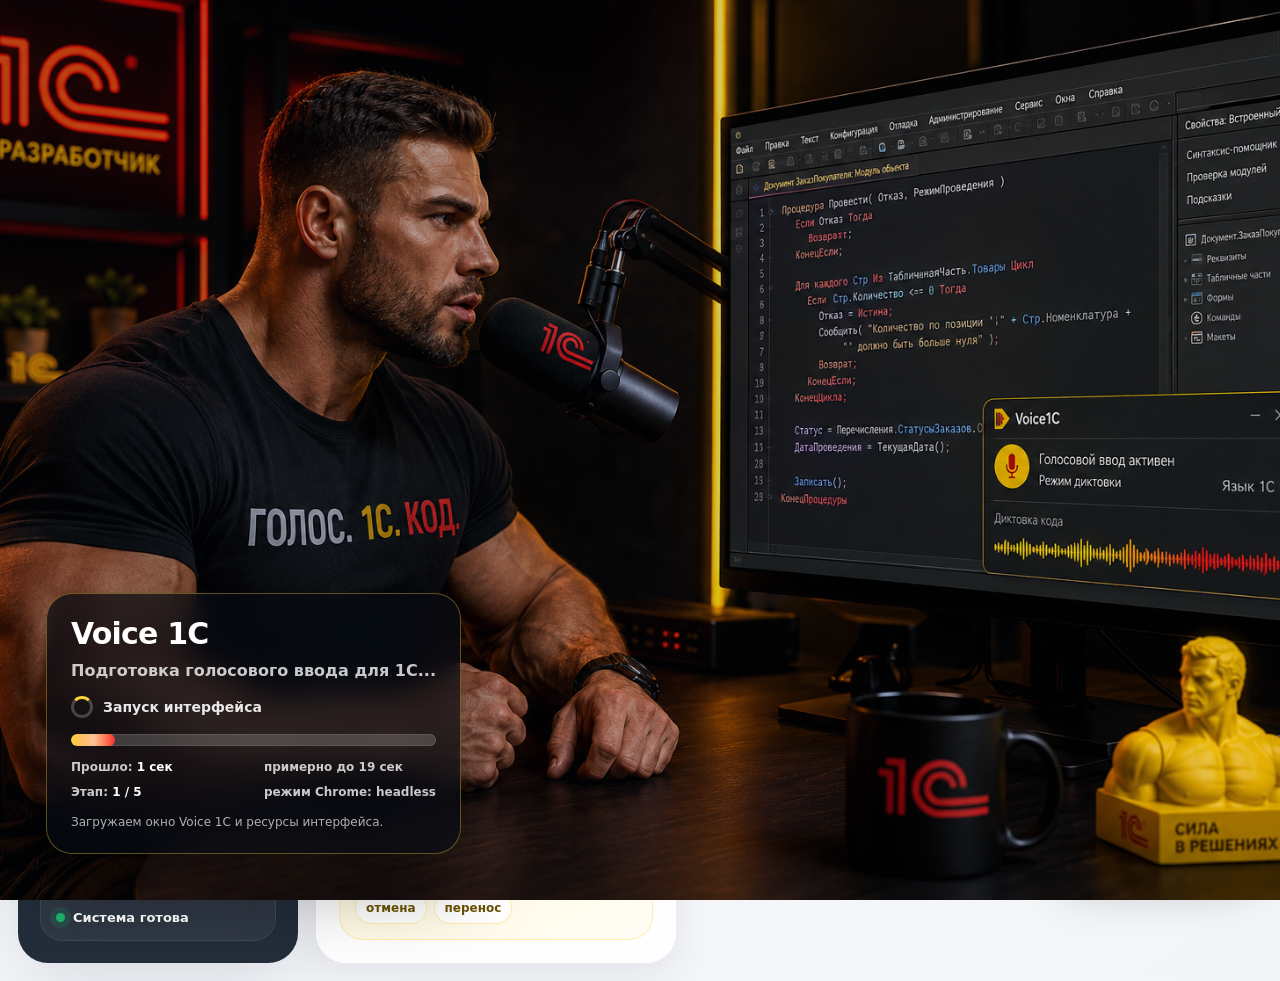
<file: frontend/index.html>
<!DOCTYPE html>
<html lang="ru">
<head>
  <meta charset="UTF-8" />
  <meta name="viewport" content="width=device-width, initial-scale=1.0" />
  <title>Voice 1C</title>
  <style>
    :root {
      --bg: #f6f7fb;
      --panel: rgba(255, 255, 255, 0.84);
      --panel-strong: #ffffff;
      --text: #161b22;
      --muted: #737b8c;
      --line: rgba(26, 32, 44, 0.08);
      --yellow: #ffd338;
      --yellow-2: #ffbf00;
      --yellow-soft: #fff5cc;
      --amber: #ed9b00;
      --green: #18b66a;
      --green-soft: #e7f8ef;
      --red: #ef4444;
      --red-soft: #fff0f0;
      --blue: #4172ff;
      --blue-soft: #eef3ff;
      --shadow: 0 24px 70px rgba(20, 25, 40, 0.11);
      --shadow-small: 0 14px 40px rgba(20, 25, 40, 0.08);
      --radius-xl: 30px;
      --radius-lg: 22px;
      --radius-md: 16px;
      --sidebar: #111827;
      --sidebar-2: #1f2937;
      --one-c: #ffd338;
      --ease: cubic-bezier(.2,.8,.2,1);
    }

    * {
      box-sizing: border-box;
    }

    html, body {
      margin: 0;
      width: 100%;
      min-height: 100%;
      font-family: Inter, "Segoe UI", system-ui, -apple-system, BlinkMacSystemFont, Arial, sans-serif;
      color: var(--text);
      background:
        radial-gradient(circle at 20% 10%, rgba(255, 211, 56, .34), transparent 32%),
        radial-gradient(circle at 90% 18%, rgba(65, 114, 255, .16), transparent 28%),
        linear-gradient(145deg, #fffdf3 0%, #f6f7fb 42%, #f3f5f9 100%);
      overflow: auto;
    }

    button, input, select, textarea {
      font: inherit;
    }

    button {
      border: none;
      cursor: pointer;
      user-select: none;
    }

    .app {
      width: 100vw;
      height: auto;
      min-width: 1150px;
      min-height: 100vh;
      padding: 18px;
      display: grid;
      grid-template-columns: 280px minmax(760px, 1fr);
      gap: 18px;
    }

    .splash-screen {
      position: fixed;
      inset: 0;
      z-index: 100;
      display: grid;
      place-items: end start;
      padding: 46px;
      background:
        linear-gradient(90deg, rgba(7, 10, 17, .28), rgba(7, 10, 17, .06)),
        url("../resources/splash.png") center / cover no-repeat;
      color: white;
      transition: opacity .35s var(--ease), visibility .35s var(--ease);
    }

    .splash-screen.hidden {
      opacity: 0;
      visibility: hidden;
      pointer-events: none;
    }

    .splash-panel {
      max-width: 520px;
      border-radius: 26px;
      padding: 22px 24px;
      background: rgba(8, 12, 20, .72);
      border: 1px solid rgba(255, 211, 56, .35);
      box-shadow: 0 30px 80px rgba(0,0,0,.35);
      backdrop-filter: blur(14px);
      position: relative;
      overflow: hidden;
    }

    .splash-panel strong {
      display: block;
      font-size: 30px;
      letter-spacing: -.8px;
      margin-bottom: 8px;
    }

    .splash-panel span {
      color: rgba(255,255,255,.78);
      line-height: 1.45;
      font-weight: 700;
    }

    .splash-panel::before {
      content: "";
      position: absolute;
      inset: 0;
      background: linear-gradient(115deg, transparent 0%, rgba(255,255,255,.12) 45%, transparent 68%);
      transform: translateX(-100%);
      animation: splashSweep 2.2s var(--ease) infinite;
      pointer-events: none;
    }

    .splash-copy {
      position: relative;
      z-index: 1;
    }

    .splash-status {
      display: flex;
      align-items: center;
      gap: 10px;
      margin-top: 14px;
      color: rgba(255,255,255,.9);
      font-size: 14px;
      font-weight: 800;
    }

    .splash-spinner {
      width: 22px;
      height: 22px;
      border-radius: 999px;
      border: 3px solid rgba(255,255,255,.22);
      border-top-color: var(--yellow);
      animation: splashSpin .85s linear infinite;
      flex: 0 0 auto;
    }

    .splash-progress {
      position: relative;
      z-index: 1;
      height: 12px;
      border-radius: 999px;
      overflow: hidden;
      background: rgba(255,255,255,.18);
      margin-top: 16px;
      box-shadow: inset 0 0 0 1px rgba(255,255,255,.1);
    }

    .splash-progress span {
      display: block;
      width: 8%;
      height: 100%;
      border-radius: inherit;
      background: linear-gradient(90deg, #ffd338, #ff7a1a, #ff2a2a);
      transition: width .45s var(--ease);
      position: relative;
    }

    .splash-progress span::after {
      content: "";
      position: absolute;
      inset: 0;
      background: linear-gradient(90deg, transparent, rgba(255,255,255,.55), transparent);
      animation: splashBar 1.2s linear infinite;
    }

    .splash-meta {
      position: relative;
      z-index: 1;
      display: grid;
      grid-template-columns: 1fr auto;
      gap: 8px 18px;
      margin-top: 13px;
      color: rgba(255,255,255,.72);
      font-size: 12px;
      font-weight: 750;
    }

    .splash-meta b {
      color: white;
      font-weight: 900;
    }

    .splash-hint {
      position: relative;
      z-index: 1;
      margin-top: 12px;
      color: rgba(255,255,255,.68);
      font-size: 12px;
      line-height: 1.45;
    }

    @keyframes splashSpin {
      to { transform: rotate(360deg); }
    }

    @keyframes splashSweep {
      0% { transform: translateX(-100%); opacity: 0; }
      35% { opacity: 1; }
      100% { transform: translateX(100%); opacity: 0; }
    }

    @keyframes splashBar {
      from { transform: translateX(-100%); }
      to { transform: translateX(100%); }
    }

    .sidebar {
      position: relative;
      overflow: hidden;
      border-radius: var(--radius-xl);
      background:
        linear-gradient(180deg, rgba(17, 24, 39, .97), rgba(31, 41, 55, .98)),
        radial-gradient(circle at 20% 0%, rgba(255, 211, 56, .26), transparent 35%);
      box-shadow: var(--shadow);
      color: white;
      padding: 22px;
      display: flex;
      flex-direction: column;
      min-height: calc(100vh - 36px);
    }

    .sidebar::before {
      content: "";
      position: absolute;
      width: 220px;
      height: 220px;
      background: rgba(255, 211, 56, .16);
      border-radius: 999px;
      top: -120px;
      left: -80px;
      filter: blur(2px);
    }

    .brand {
      display: flex;
      align-items: center;
      gap: 14px;
      position: relative;
      z-index: 1;
      margin-bottom: 26px;
    }

    .brand-logo {
      width: 52px;
      height: 52px;
      border-radius: 18px;
      background:
        linear-gradient(145deg, #ffe270, #ffc400);
      box-shadow: 0 12px 30px rgba(255, 211, 56, .26);
      display: grid;
      place-items: center;
      color: #151515;
      font-weight: 900;
      font-size: 21px;
      letter-spacing: -1.2px;
    }

    .brand-title {
      line-height: 1.08;
    }

    .brand-title strong {
      display: block;
      font-size: 22px;
      letter-spacing: -.6px;
    }

    .brand-title span {
      display: block;
      margin-top: 4px;
      color: rgba(255,255,255,.58);
      font-size: 12px;
    }

    .nav {
      display: grid;
      gap: 8px;
      position: relative;
      z-index: 1;
    }

    .nav button {
      height: 48px;
      border-radius: 17px;
      background: transparent;
      color: rgba(255,255,255,.68);
      display: flex;
      align-items: center;
      gap: 12px;
      padding: 0 14px;
      text-align: left;
      transition: .24s var(--ease);
    }

    .nav button .ico {
      width: 28px;
      height: 28px;
      display: grid;
      place-items: center;
      border-radius: 11px;
      background: rgba(255,255,255,.07);
      transition: .24s var(--ease);
    }

    .nav button:hover {
      background: rgba(255,255,255,.07);
      color: white;
      transform: translateX(2px);
    }

    .nav button.active {
      color: #171717;
      background: var(--one-c);
      box-shadow: 0 12px 26px rgba(255, 211, 56, .2);
    }

    .nav button.active .ico {
      background: rgba(0,0,0,.11);
    }

    .sidebar-bottom {
      margin-top: auto;
      position: relative;
      z-index: 1;
      display: grid;
      gap: 12px;
    }

    .mini-card {
      border: 1px solid rgba(255,255,255,.08);
      background: rgba(255,255,255,.055);
      border-radius: 22px;
      padding: 15px;
      backdrop-filter: blur(14px);
    }

    .mini-card .line {
      display: flex;
      justify-content: space-between;
      gap: 10px;
      align-items: center;
      font-size: 12px;
      color: rgba(255,255,255,.62);
      margin-bottom: 12px;
    }

    .mini-card .version {
      display: flex;
      align-items: center;
      gap: 8px;
      font-size: 13px;
      font-weight: 700;
      color: white;
    }

    .dot {
      width: 9px;
      height: 9px;
      border-radius: 999px;
      background: var(--green);
      box-shadow: 0 0 0 6px rgba(24,182,106,.15);
    }

    .main {
      min-width: 0;
      min-height: 0;
      display: flex;
      flex-direction: column;
      gap: 18px;
    }

    .topbar {
      height: 86px;
      border-radius: var(--radius-xl);
      background: rgba(255,255,255,.78);
      box-shadow: var(--shadow-small);
      backdrop-filter: blur(18px);
      border: 1px solid rgba(255,255,255,.9);
      display: flex;
      align-items: center;
      justify-content: space-between;
      padding: 0 24px;
    }

    .page-title {
      display: flex;
      align-items: center;
      gap: 16px;
    }

    .page-title h1 {
      margin: 0;
      font-size: 27px;
      letter-spacing: -.9px;
    }

    .page-title p {
      margin: 5px 0 0;
      color: var(--muted);
      font-size: 13px;
    }

    .title-badge {
      height: 44px;
      width: 44px;
      display: grid;
      place-items: center;
      border-radius: 16px;
      background: var(--yellow-soft);
      color: #906300;
      font-size: 20px;
    }

    .top-actions {
      display: flex;
      gap: 10px;
      align-items: center;
    }

    .pill {
      display: inline-flex;
      align-items: center;
      gap: 8px;
      border-radius: 999px;
      padding: 11px 14px;
      background: #f4f5f8;
      color: #4b5563;
      font-size: 13px;
      font-weight: 700;
      white-space: nowrap;
    }

    .pill.active {
      background: var(--green-soft);
      color: #077343;
    }

    .btn {
      height: 44px;
      border-radius: 15px;
      padding: 0 16px;
      background: #f0f2f6;
      color: #222b38;
      font-weight: 800;
      transition: .22s var(--ease);
      display: inline-flex;
      align-items: center;
      gap: 9px;
    }

    .btn:hover {
      transform: translateY(-2px);
      box-shadow: 0 10px 24px rgba(20,25,40,.08);
    }

    .btn:disabled {
      cursor: not-allowed;
      opacity: .48;
      transform: none;
      box-shadow: none;
    }

    .btn.primary {
      background: var(--yellow);
      color: #191919;
      box-shadow: 0 12px 30px rgba(255, 211, 56, .28);
    }

    body.large-ui-mode .btn {
      min-height: 48px;
      font-size: 14px;
    }

    body.large-ui-mode .input,
    body.large-ui-mode .select select {
      min-height: 56px;
      font-size: 15px;
    }

    .btn.dark {
      background: #111827;
      color: white;
    }

    .view {
      display: none;
      min-height: 0;
      flex: 1;
      animation: show .36s var(--ease);
    }

    .view.active {
      display: block;
    }

    @keyframes show {
      from { opacity: 0; transform: translateY(10px); }
      to { opacity: 1; transform: translateY(0); }
    }

    .dashboard-grid {
      height: auto;
      align-items: start;
      display: grid;
      grid-template-columns: 360px minmax(0, 1fr);
      grid-template-rows: minmax(0, 1fr);
      gap: 18px;
    }

    .card {
      border-radius: var(--radius-xl);
      background: var(--panel);
      border: 1px solid rgba(255,255,255,.92);
      box-shadow: var(--shadow-small);
      backdrop-filter: blur(18px);
      overflow: hidden;
      min-width: 0;
    }

    .settings-card {
      padding: 22px;
      display: flex;
      flex-direction: column;
      gap: 17px;
      min-height: 0;
    }

    .card-title {
      display: flex;
      align-items: center;
      justify-content: space-between;
      gap: 12px;
      margin-bottom: 2px;
    }

    .card-title h2 {
      margin: 0;
      font-size: 17px;
      letter-spacing: -.35px;
    }

    .card-title span {
      color: var(--muted);
      font-size: 12px;
      font-weight: 700;
    }

    .field {
      display: grid;
      gap: 8px;
    }

    .field label {
      color: #5b6472;
      font-size: 12px;
      font-weight: 800;
      text-transform: uppercase;
      letter-spacing: .7px;
    }

    .segmented {
      display: grid;
      grid-template-columns: 1fr 1fr;
      background: #f0f2f6;
      border-radius: 18px;
      padding: 5px;
      gap: 5px;
    }

    .segmented button {
      height: 43px;
      border-radius: 14px;
      background: transparent;
      color: #657080;
      font-weight: 850;
      transition: .2s var(--ease);
    }

    .segmented button.active {
      background: white;
      color: #1f2937;
      box-shadow: 0 9px 20px rgba(20,25,40,.08);
    }

    .select {
      position: relative;
    }

    .select select {
      width: 100%;
      height: 52px;
      appearance: none;
      border: 1px solid var(--line);
      background: #fbfcfe;
      border-radius: 18px;
      padding: 0 46px 0 16px;
      outline: none;
      color: #1f2937;
      font-weight: 750;
      transition: .2s var(--ease);
    }

    .select::after {
      content: "⌄";
      position: absolute;
      right: 17px;
      top: 12px;
      color: #8a94a6;
      font-weight: 900;
      pointer-events: none;
    }

    .select select:focus {
      border-color: rgba(255, 196, 0, .7);
      box-shadow: 0 0 0 5px rgba(255, 211, 56, .18);
    }

    .toggle-row {
      display: flex;
      justify-content: space-between;
      align-items: center;
      gap: 14px;
      padding: 14px;
      border: 1px solid var(--line);
      background: #fbfcfe;
      border-radius: 20px;
    }

    .toggle-row strong {
      display: block;
      font-size: 14px;
    }

    .toggle-row span {
      display: block;
      margin-top: 3px;
      font-size: 12px;
      color: var(--muted);
    }

    .switch {
      position: relative;
      width: 56px;
      min-width: 56px;
      height: 34px;
      border-radius: 999px;
      background: #d7dce5;
      transition: .22s var(--ease);
      cursor: pointer;
    }

    .switch::before {
      content: "";
      position: absolute;
      width: 28px;
      height: 28px;
      top: 3px;
      left: 3px;
      background: white;
      border-radius: 999px;
      box-shadow: 0 5px 12px rgba(20,25,40,.18);
      transition: .22s var(--ease);
    }

    .switch.on {
      background: var(--green);
    }

    .switch.on::before {
      transform: translateX(22px);
    }

    .switch.disabled {
      cursor: not-allowed;
      opacity: .48;
      pointer-events: none;
    }

    .command-card {
      margin-top: auto;
      padding: 15px;
      border-radius: 24px;
      background:
        linear-gradient(145deg, #fff8dc, #fffdf5);
      border: 1px solid rgba(255, 211, 56, .35);
    }

    .command-card strong {
      display: block;
      margin-bottom: 8px;
    }

    .chips {
      display: flex;
      gap: 7px;
      flex-wrap: wrap;
    }

    .chip {
      padding: 8px 10px;
      border-radius: 999px;
      font-size: 12px;
      font-weight: 800;
      background: white;
      color: #6b5100;
      border: 1px solid rgba(255, 211, 56, .42);
    }

    .control-area {
      display: grid;
      grid-template-rows: minmax(280px, 300px) auto;
      gap: 18px;
      min-height: 0;
    }

    .listen-card {
      position: relative;
      padding: 24px;
      display: grid;
      grid-template-columns: minmax(0, 1fr) 245px;
      gap: 22px;
      overflow: hidden;
      background:
        radial-gradient(circle at 85% 12%, rgba(255, 211, 56, .42), transparent 34%),
        rgba(255,255,255,.82);
    }

    .listen-card::before {
      content: "";
      position: absolute;
      inset: auto -90px -130px auto;
      width: 250px;
      height: 250px;
      border-radius: 999px;
      background: rgba(255, 211, 56, .18);
    }

    .status-main {
      position: relative;
      z-index: 1;
      min-width: 0;
      display: flex;
      flex-direction: column;
      justify-content: space-between;
    }

    .status-badge {
      width: max-content;
      display: inline-flex;
      align-items: center;
      gap: 9px;
      padding: 10px 14px;
      border-radius: 999px;
      background: var(--yellow-soft);
      color: #8a6200;
      font-weight: 900;
      font-size: 13px;
    }

    .status-badge.listening {
      background: var(--green-soft);
      color: #087b3a;
    }

    .status-badge.error {
      background: var(--red-soft);
      color: #b42318;
    }

    .status-badge .status-dot {
      width: 10px;
      height: 10px;
      background: currentColor;
      border-radius: 999px;
      box-shadow: 0 0 0 5px rgba(24,182,106,.12);
    }

    .hero-text h2 {
      margin: 18px 0 8px;
      font-size: 38px;
      letter-spacing: -1.6px;
      line-height: .98;
    }

    .hero-text p {
      margin: 0;
      color: var(--muted);
      line-height: 1.55;
      max-width: 520px;
    }

    .quick-stats {
      display: grid;
      grid-template-columns: repeat(3, 1fr);
      gap: 10px;
      margin-top: 20px;
    }

    .stat {
      border-radius: 18px;
      background: rgba(255,255,255,.78);
      border: 1px solid rgba(26,32,44,.06);
      padding: 13px;
    }

    .stat b {
      display: block;
      font-size: 19px;
      letter-spacing: -.4px;
    }

    .stat span {
      display: block;
      margin-top: 3px;
      font-size: 11px;
      color: var(--muted);
      font-weight: 700;
    }

    .mic-zone {
      position: relative;
      z-index: 1;
      display: grid;
      place-items: center;
    }

    .mic-button {
      width: 194px;
      height: 194px;
      border-radius: 54px;
      background:
        linear-gradient(145deg, #ffe16b, #ffc400);
      color: #141414;
      box-shadow:
        0 25px 55px rgba(255, 196, 0, .35),
        inset 0 1px 0 rgba(255,255,255,.7);
      display: grid;
      place-items: center;
      transition: .25s var(--ease);
      position: relative;
      isolation: isolate;
    }

    .mic-button:hover {
      transform: translateY(-4px) scale(1.015);
    }

    .mic-button:active {
      transform: translateY(0) scale(.98);
    }

    .mic-button:disabled {
      cursor: wait;
      opacity: .74;
      transform: none;
    }

    .mic-button .mic-icon {
      font-size: 62px;
      filter: drop-shadow(0 8px 10px rgba(0,0,0,.13));
    }

    .mic-button.busy .mic-icon {
      animation: micBusy 1s var(--ease) infinite;
    }

    .mic-button.listening {
      background:
        linear-gradient(145deg, #27d989, #12a95f);
      color: white;
      box-shadow: 0 25px 55px rgba(24, 182, 106, .34);
    }

    .mic-button.listening::before,
    .mic-button.listening::after {
      content: "";
      position: absolute;
      inset: -15px;
      border: 2px solid rgba(24, 182, 106, .33);
      border-radius: 68px;
      animation: pulse 1.55s var(--ease) infinite;
      z-index: -1;
    }

    .mic-button.listening::after {
      animation-delay: .45s;
    }

    @keyframes pulse {
      0% { transform: scale(.9); opacity: .85; }
      100% { transform: scale(1.25); opacity: 0; }
    }

    @keyframes micBusy {
      0%, 100% { transform: scale(1); }
      50% { transform: scale(.9); }
    }

    .history-grid {
      display: grid;
      grid-template-columns: minmax(0, 1.1fr) minmax(0, .9fr);
      gap: 18px;
      min-height: 0;
    }

    .result-card, .history-card {
      padding: 22px;
      min-height: 0;
      display: flex;
      flex-direction: column;
      gap: 14px;
    }

    .result-box {
      flex: 1;
      border-radius: 22px;
      border: 1px solid var(--line);
      background: #fbfcfe;
      padding: 17px;
      font-size: 15px;
      line-height: 1.55;
      overflow: visible;
      color: #243041;
      white-space: pre-wrap;
      min-height: 160px;
    }

    .result-box code {
      display: block;
      font-family: "JetBrains Mono", Consolas, monospace;
      background: #111827;
      color: #f7f7f7;
      padding: 15px;
      border-radius: 16px;
      line-height: 1.5;
      margin-top: 8px;
      font-size: 13px;
    }

    .history-list {
      display: grid;
      gap: 10px;
      overflow: visible;
      padding-right: 3px;
    }

    .history-item {
      padding: 13px;
      border-radius: 18px;
      background: #fbfcfe;
      border: 1px solid var(--line);
      animation: itemIn .28s var(--ease);
    }

    @keyframes itemIn {
      from { opacity: 0; transform: translateX(8px); }
      to { opacity: 1; transform: translateX(0); }
    }

    .history-item strong {
      display: flex;
      justify-content: space-between;
      gap: 10px;
      font-size: 12px;
      color: #667085;
      margin-bottom: 5px;
    }

    .history-item p {
      margin: 0;
      font-size: 13px;
      line-height: 1.42;
    }

    .recognition-layout,
    .updates-layout,
    .settings-layout,
    .dictionary-layout {
      height: 100%;
      display: grid;
      grid-template-columns: 1fr 1fr;
      gap: 18px;
    }

    .wide-card {
      padding: 24px;
      overflow: auto;
    }

    .engine-card {
      display: grid;
      gap: 14px;
      margin-top: 18px;
    }

    .engine-option {
      padding: 16px;
      border: 1px solid var(--line);
      border-radius: 22px;
      background: #fbfcfe;
      transition: .22s var(--ease);
      cursor: pointer;
    }

    .engine-option:hover {
      transform: translateY(-2px);
      box-shadow: 0 14px 28px rgba(20,25,40,.07);
    }

    .engine-option.active {
      border-color: rgba(255, 196, 0, .75);
      background: #fff9df;
      box-shadow: 0 0 0 5px rgba(255, 211, 56, .13);
    }

    .engine-option h3 {
      margin: 0 0 6px;
      font-size: 16px;
    }

    .engine-option p {
      margin: 0;
      color: var(--muted);
      line-height: 1.45;
      font-size: 13px;
    }

    .engine-status {
      margin-top: 18px;
      padding: 16px;
      border: 1px solid var(--line);
      border-radius: 22px;
      background: #fbfcfe;
      display: grid;
      gap: 12px;
    }

    .engine-status .state-line {
      display: flex;
      justify-content: space-between;
      gap: 12px;
      color: var(--muted);
      font-size: 13px;
    }

    .engine-status .state-line strong {
      color: #1f2937;
      text-align: right;
      overflow-wrap: anywhere;
    }

    .chrome-actions {
      display: grid;
      grid-template-columns: repeat(2, minmax(0, 1fr));
      gap: 8px;
      margin-top: 14px;
    }

    .meter {
      height: 16px;
      border-radius: 999px;
      overflow: hidden;
      background: #edf0f5;
      position: relative;
    }

    .meter span {
      display: block;
      height: 100%;
      width: 0%;
      border-radius: inherit;
      background: linear-gradient(90deg, var(--yellow), var(--green));
      transition: width .4s var(--ease);
    }

    .kv-grid {
      display: grid;
      gap: 12px;
      margin-top: 18px;
    }

    .kv {
      display: flex;
      justify-content: space-between;
      gap: 20px;
      padding: 14px 0;
      border-bottom: 1px solid var(--line);
    }

    .kv span {
      color: var(--muted);
    }

    .kv strong {
      text-align: right;
    }

    .update-hero {
      min-height: 220px;
      border-radius: 28px;
      background:
        radial-gradient(circle at 80% 20%, rgba(255, 211, 56, .48), transparent 34%),
        linear-gradient(145deg, #111827, #263244);
      color: white;
      padding: 26px;
      display: flex;
      flex-direction: column;
      justify-content: space-between;
      overflow: hidden;
      position: relative;
    }

    .update-hero h2 {
      margin: 0;
      font-size: 32px;
      letter-spacing: -1px;
    }

    .update-hero p {
      margin: 9px 0 0;
      color: rgba(255,255,255,.7);
      max-width: 460px;
      line-height: 1.5;
    }

    .release-list {
      display: grid;
      gap: 12px;
      margin-top: 18px;
    }

    .release-item {
      padding: 16px;
      border-radius: 20px;
      background: #fbfcfe;
      border: 1px solid var(--line);
    }

    .release-item strong {
      display: block;
      margin-bottom: 5px;
    }

    .release-item p {
      margin: 0;
      color: var(--muted);
      font-size: 13px;
      line-height: 1.45;
    }

    .form-grid {
      display: grid;
      gap: 14px;
      margin-top: 18px;
    }

    .field-actions {
      display: grid;
      grid-template-columns: repeat(3, minmax(0, 1fr));
      gap: 8px;
    }

    .btn.small {
      height: 38px;
      border-radius: 13px;
      padding: 0 10px;
      justify-content: center;
      font-size: 12px;
    }

    .hint {
      color: var(--muted);
      font-size: 12px;
      line-height: 1.4;
      margin-top: -4px;
    }

    .input {
      height: 52px;
      border-radius: 18px;
      border: 1px solid var(--line);
      background: #fbfcfe;
      padding: 0 15px;
      outline: none;
      color: #1f2937;
      font-weight: 700;
      transition: .2s var(--ease);
      width: 100%;
    }

    .input:focus {
      border-color: rgba(255, 196, 0, .72);
      box-shadow: 0 0 0 5px rgba(255, 211, 56, .16);
    }

    .dictionary-table {
      width: 100%;
      border-collapse: collapse;
      margin-top: 17px;
      overflow: hidden;
      border-radius: 18px;
    }

    .dictionary-table th,
    .dictionary-table td {
      padding: 14px;
      text-align: left;
      border-bottom: 1px solid var(--line);
      background: #fbfcfe;
      font-size: 13px;
    }

    .dictionary-table th {
      color: #667085;
      font-size: 12px;
      text-transform: uppercase;
      letter-spacing: .6px;
      background: #f3f5f9;
    }

    .log-box {
      height: 290px;
      overflow: auto;
      border-radius: 22px;
      background: #111827;
      color: #e5e7eb;
      padding: 16px;
      font-family: "JetBrains Mono", Consolas, monospace;
      font-size: 12px;
      line-height: 1.55;
      margin-top: 18px;
    }

    .modal-layer {
      position: fixed;
      inset: 0;
      display: none;
      place-items: center;
      background: rgba(17,24,39,.42);
      backdrop-filter: blur(10px);
      z-index: 20;
      animation: fade .2s var(--ease);
    }

    .modal-layer.show {
      display: grid;
    }

    @keyframes fade {
      from { opacity: 0; }
      to { opacity: 1; }
    }

    .modal {
      width: min(520px, calc(100vw - 32px));
      border-radius: 32px;
      background: white;
      box-shadow: 0 40px 100px rgba(0,0,0,.26);
      padding: 26px;
      animation: modalIn .28s var(--ease);
    }

    @keyframes modalIn {
      from { transform: translateY(16px) scale(.96); opacity: 0; }
      to { transform: translateY(0) scale(1); opacity: 1; }
    }

    .modal h2 {
      margin: 0;
      font-size: 25px;
      letter-spacing: -.7px;
    }

    .modal p {
      color: var(--muted);
      line-height: 1.55;
    }

    .modal-actions {
      display: flex;
      gap: 10px;
      justify-content: flex-end;
      margin-top: 18px;
    }

    .toast {
      position: fixed;
      right: 26px;
      bottom: 26px;
      background: #111827;
      color: white;
      border-radius: 20px;
      padding: 15px 17px;
      box-shadow: 0 18px 45px rgba(0,0,0,.2);
      transform: translateY(30px);
      opacity: 0;
      pointer-events: none;
      transition: .28s var(--ease);
      z-index: 30;
      max-width: 360px;
      line-height: 1.35;
      font-weight: 700;
      font-size: 13px;
    }

    .toast.show {
      transform: translateY(0);
      opacity: 1;
    }

    .sparkline {
      width: 100%;
      height: 60px;
      display: flex;
      align-items: end;
      gap: 5px;
      margin-top: 12px;
    }

    .sparkline i {
      flex: 1;
      border-radius: 999px;
      background: linear-gradient(180deg, var(--yellow), var(--amber));
      min-height: 8px;
      height: var(--h, 8px);
      transition: height .18s var(--ease), opacity .18s var(--ease);
      opacity: .9;
    }

    @media (max-width: 1150px) {
      .app {
        grid-template-columns: 96px minmax(700px, 1fr);
      }

      .brand-title,
      .nav button span:not(.ico),
      .mini-card {
        display: none;
      }

      .sidebar {
        padding: 20px 14px;
        align-items: center;
      }

      .brand {
        justify-content: center;
      }

      .nav button {
        width: 58px;
        justify-content: center;
        padding: 0;
      }
    }
  </style>
</head>
<body>
  <div class="splash-screen" id="splashScreen">
    <div class="splash-panel">
      <div class="splash-copy">
        <strong>Voice 1C</strong>
        <span>Подготовка голосового ввода для 1С...</span>
      </div>
      <div class="splash-status">
        <i class="splash-spinner"></i>
        <b id="splashStatus">Запуск интерфейса</b>
      </div>
      <div class="splash-progress"><span id="splashProgressBar"></span></div>
      <div class="splash-meta">
        <span>Прошло: <b id="splashElapsed">0 сек</b></span>
        <span id="splashRemaining">обычно 5-20 сек</span>
        <span>Этап: <b id="splashPhase">1 / 5</b></span>
        <span>режим Chrome: headless</span>
      </div>
      <div class="splash-hint" id="splashHint">
        Первый запуск может быть дольше: Chrome и Selenium готовят профиль и проверяют микрофон.
      </div>
    </div>
  </div>

  <div class="app">
    <aside class="sidebar">
      <div class="brand">
        <div class="brand-logo">1C</div>
        <div class="brand-title">
          <strong>Voice 1C</strong>
          <span>Голосовой ввод кода</span>
        </div>
      </div>

      <nav class="nav">
        <button class="active" data-view="dashboard"><span class="ico">🎙</span><span>Диктовка</span></button>
        <button data-view="recognition"><span class="ico">⚡</span><span>Распознавание</span></button>
        <button data-view="dictionary"><span class="ico">{} </span><span>Словарь 1С</span></button>
        <button data-view="updates"><span class="ico">⬇</span><span>Обновления</span></button>
        <button data-view="settings"><span class="ico">⚙</span><span>Настройки</span></button>
      </nav>

      <div class="sidebar-bottom">
        <div class="mini-card">
          <div class="line">
            <span>Текущая версия</span>
            <span id="sidebarVersion">v1.0.0</span>
          </div>
          <div class="version"><i class="dot"></i> Система готова</div>
        </div>
      </div>
    </aside>

    <main class="main">
      <header class="topbar">
        <div class="page-title">
          <div class="title-badge" id="pageIcon">🎙</div>
          <div>
            <h1 id="pageTitle">Диктовка</h1>
            <p id="pageSubtitle">Быстрый голосовой ввод для 1С с офлайн fallback</p>
          </div>
        </div>
        <div class="top-actions">
          <div class="pill active" id="connectionPill"><span class="dot"></span> UI ready</div>
          <button class="btn" id="openUpdateModal">⬇ Обновить</button>
          <button class="btn primary" id="quickSettings">⚙ Быстрые настройки</button>
        </div>
      </header>

      <section class="view active" id="dashboard">
        <div class="dashboard-grid">
          <div class="card settings-card">
            <div class="card-title">
              <h2>Профиль работы</h2>
              <span>Voice profile</span>
            </div>

            <div class="field">
              <label>Режим</label>
              <div class="segmented" data-segment="mode">
                <button class="active" data-value="1c">1С-код</button>
                <button data-value="text">Обычный текст</button>
              </div>
            </div>

            <div class="field">
              <label>Движок распознавания</label>
              <div class="select">
                <select id="engineSelect">
                  <option value="auto">Auto — Chrome, затем Vosk</option>
                  <option value="chrome speech free">Chrome Speech Free</option>
                  <option value="vosk offline">Vosk Offline</option>
                </select>
              </div>
            </div>

            <div class="field">
              <label>Метод ввода</label>
              <div class="select">
                <select id="inputMethod">
                  <option value="clipboard">Быстрый через буфер обмена</option>
                  <option value="keyboard">Совместимый keyboard.write</option>
                </select>
              </div>
            </div>

            <div class="field">
              <label>Микрофон</label>
              <div class="select">
                <select id="microphoneSelect">
                  <option value="">Загрузка устройств...</option>
                </select>
              </div>
              <div class="field-actions">
                <button class="btn small" id="refreshMicrophones">Обновить</button>
                <button class="btn small" id="testMicrophone">Тест микрофона</button>
                <button class="btn small primary" id="testInsert">Тест вставки</button>
              </div>
              <div class="hint">Поставьте курсор в редактор 1С или Блокнот, затем говорите или нажмите тест вставки.</div>
            </div>

            <div class="toggle-row">
              <div>
                <strong>Подтверждать опасные команды</strong>
                <span>Удаление, вырезание, вставка</span>
              </div>
              <div class="switch on" data-toggle data-setting="confirm_dangerous_commands"></div>
            </div>

            <div class="toggle-row">
              <div>
                <strong>Звуковой сигнал</strong>
                <span>Старт/стоп диктовки</span>
              </div>
              <div class="switch on" data-toggle data-setting="sound_enabled"></div>
            </div>

            <div class="command-card">
              <strong>Голосовые команды</strong>
              <div class="chips">
                <span class="chip">старт</span>
                <span class="chip">стоп</span>
                <span class="chip">интер</span>
                <span class="chip">таб</span>
                <span class="chip">отмена</span>
                <span class="chip">перенос</span>
              </div>
            </div>
          </div>

          <div class="control-area">
            <div class="card listen-card">
              <div class="status-main">
                <div>
                  <div class="status-badge" id="statusBadge"><span class="status-dot"></span><span>Пауза</span></div>
                  <div class="hero-text">
                    <h2 id="heroTitle">Готов к диктовке</h2>
                    <p id="heroText">Нажмите большую кнопку или скажите “старт”. Интерфейс специально сделан крупным, контрастным и без лишних кликов.</p>
                  </div>
                </div>

                <div>
                  <div class="quick-stats">
                    <div class="stat"><b id="latencyStat">—</b><span>вставка</span></div>
                    <div class="stat"><b id="accuracyStat">Auto</b><span>движок</span></div>
                    <div class="stat"><b id="phrasesStat">0</b><span>фраз сегодня</span></div>
                  </div>
                </div>
              </div>

              <div class="mic-zone">
                <button class="mic-button" id="micButton" title="Начать / остановить диктовку">
                  <span class="mic-icon">🎙</span>
                </button>
              </div>
            </div>

            <div class="history-grid">
              <div class="card result-card">
                <div class="card-title">
                  <h2>Последний результат</h2>
                  <span id="resultMode">1С-код</span>
                </div>
                <div class="result-box" id="resultBox">
                  Здесь появится последняя распознанная фраза и результат форматирования.
                </div>
              </div>

              <div class="card history-card">
                <div class="card-title">
                  <h2>История</h2>
                  <span>последние 5</span>
                </div>
                <div class="history-list" id="historyList">
                  <div class="history-item">
                    <strong><span>Система</span><span>сейчас</span></strong>
                    <p>Ожидание диктовки...</p>
                  </div>
                </div>
              </div>
            </div>
          </div>
        </div>
      </section>

      <section class="view" id="recognition">
        <div class="recognition-layout">
          <div class="card wide-card">
            <div class="card-title">
              <h2>Движки распознавания</h2>
              <span>priority</span>
            </div>
            <div class="engine-card">
              <div class="engine-option active" data-engine="auto">
                <h3>Auto</h3>
                <p>Пробует Chrome Speech Free. Если Chrome или Web Speech недоступны — включает Vosk Offline.</p>
              </div>
              <div class="engine-option" data-engine="chrome speech free">
                <h3>Chrome Speech Free</h3>
                <p>Бесплатное онлайн-распознавание через Chrome Web Speech API и локальный Python bridge.</p>
              </div>
              <div class="engine-option" data-engine="vosk offline">
                <h3>Vosk Offline</h3>
                <p>Офлайн-режим без интернета. Надёжный fallback, но точность ниже.</p>
              </div>
            </div>
          </div>

          <div class="card wide-card">
            <div class="card-title">
              <h2>Качество и задержка</h2>
              <span>live preview</span>
            </div>
            <div class="kv-grid">
              <div class="kv"><span>Выбранный движок</span><strong id="engineInfo">Auto</strong></div>
              <div class="kv"><span>Фактически активен</span><strong id="activeEngineInfo">—</strong></div>
              <div class="kv"><span>Partial results</span><strong>включены</strong></div>
              <div class="kv"><span>Метод вставки</span><strong id="inputMethodInfo">clipboard paste</strong></div>
              <div class="kv"><span>Fallback</span><strong>Vosk Offline</strong></div>
            </div>
            <div style="margin-top: 24px;">
              <div class="card-title"><h2>Активность микрофона</h2><span id="meterLabel">0%</span></div>
              <div class="meter"><span id="audioMeter"></span></div>
              <div class="sparkline">
                <i style="--h: 8px"></i><i style="--h: 8px"></i><i style="--h: 8px"></i><i style="--h: 8px"></i>
                <i style="--h: 8px"></i><i style="--h: 8px"></i><i style="--h: 8px"></i><i style="--h: 8px"></i>
                <i style="--h: 8px"></i><i style="--h: 8px"></i><i style="--h: 8px"></i><i style="--h: 8px"></i>
              </div>
            </div>
            <div class="engine-status">
              <div class="card-title">
                <h2>Chrome Speech Free</h2>
                <span id="chromeState">idle</span>
              </div>
              <div class="state-line"><span>Chrome</span><strong id="chromeFound">—</strong></div>
              <div class="state-line"><span>Версия</span><strong id="chromeVersion">—</strong></div>
              <div class="state-line"><span>Web Speech API</span><strong id="chromeSpeechApi">—</strong></div>
              <div class="state-line"><span>Bridge</span><strong id="chromeBridgeUrl">—</strong></div>
              <div class="field">
                <label>Режим окна Chrome</label>
                <div class="select">
                  <select id="chromeModeSelect">
                    <option value="headless">Headless — без окна Chrome</option>
                    <option value="hidden">Hidden — окно спрятано</option>
                    <option value="visible">Visible — показать окно</option>
                  </select>
                </div>
              </div>
              <div class="chrome-actions">
                <button class="btn small primary" id="testChromeSpeech">Проверить Chrome</button>
                <button class="btn small" id="restartChromeSpeech">Перезапустить</button>
                <button class="btn small" id="openChromeWindow">Открыть окно</button>
                <button class="btn small" id="resetChromePermission">Сбросить доступ</button>
                <button class="btn small" id="openChromeDownload">Установить Chrome</button>
              </div>
            </div>
          </div>
        </div>
      </section>

      <section class="view" id="dictionary">
        <div class="dictionary-layout">
          <div class="card wide-card">
            <div class="card-title">
              <h2>Словарь замен</h2>
              <span>replacements.json</span>
            </div>
            <table class="dictionary-table">
              <thead>
                <tr><th>Фраза</th><th>Результат</th><th>Тип</th></tr>
              </thead>
              <tbody>
                <tr><td>точка с запятой</td><td>;</td><td>символ</td></tr>
                <tr><td>равно</td><td>=</td><td>оператор</td></tr>
                <tr><td>скобки</td><td>()</td><td>шаблон</td></tr>
                <tr><td>кавычки</td><td>""</td><td>шаблон</td></tr>
                <tr><td>конец если</td><td>КонецЕсли;</td><td>1С</td></tr>
                <tr><td>неопределено</td><td>Неопределено</td><td>1С</td></tr>
              </tbody>
            </table>
            <div style="display:flex; gap:10px; margin-top:18px;">
              <button class="btn primary" id="addRule" disabled title="Редактор словаря будет подключён отдельным безопасным патчем">+ Добавить правило</button>
              <button class="btn" id="importRules" disabled title="Импорт словаря пока отключён">Импорт</button>
              <button class="btn" id="exportRules" disabled title="Экспорт словаря пока отключён">Экспорт</button>
            </div>
          </div>

          <div class="card wide-card">
            <div class="card-title">
              <h2>Тест форматирования</h2>
              <span>preview</span>
            </div>
            <div class="form-grid">
              <label class="field">
                <label>Голосовая фраза</label>
                <input class="input" id="phraseInput" value="если сумма равно ноль тогда" />
              </label>
              <button class="btn dark" id="formatTest">Проверить форматирование</button>
              <div class="result-box" id="formatPreview">Если Сумма = 0 Тогда</div>
            </div>
          </div>
        </div>
      </section>

      <section class="view" id="updates">
        <div class="updates-layout">
          <div class="card wide-card">
            <div class="update-hero">
              <div>
                <h2>Автообновления</h2>
                <p>Проверка публичного GitHub Releases, сравнение версии и запуск setup.exe только после согласия пользователя.</p>
              </div>
              <div>
                <button class="btn primary" id="checkUpdates">Проверить сейчас</button>
              </div>
            </div>
            <div class="release-list">
              <div class="release-item">
                <strong>Состояние проверяется через GitHub Releases</strong>
                <p>Если релизов ещё нет, приложение покажет “Релизы пока не опубликованы” без ошибки.</p>
              </div>
            </div>
          </div>

          <div class="card wide-card">
            <div class="card-title">
              <h2>Настройки GitHub</h2>
              <span>public repo</span>
            </div>
            <div class="form-grid">
              <input class="input" id="githubOwner" value="xerlovemate" />
              <input class="input" id="githubRepo" value="Voice_1C" />
              <input class="input" id="releaseAssetName" value="Voice1CSetup.exe" />
              <div class="toggle-row">
                <div><strong>Проверять при запуске</strong><span>без автоустановки</span></div>
                <div class="switch on" data-toggle data-setting="update_check_on_start"></div>
              </div>
            </div>
            <div class="log-box" id="updateLog">[ready] GitHub updater ожидает настройки репозитория
[info] Использовать Releases API, не HTML parser
[info] Asset: Voice1CSetup.exe
 [info] Current version: 1.0.0</div>
          </div>
        </div>
      </section>

      <section class="view" id="settings">
        <div class="settings-layout">
          <div class="card wide-card">
            <div class="card-title">
              <h2>Общие настройки</h2>
              <span>app config</span>
            </div>
            <div class="form-grid">
              <div class="field"><label>Название приложения</label><input class="input" value="Voice 1C"></div>
              <div class="field"><label>Версия</label><input class="input" id="appVersion" value="1.0.0"></div>
              <div class="field"><label>Папка логов</label><input class="input" value="%LOCALAPPDATA%\\Voice1C\\logs"></div>
              <div class="toggle-row">
                <div><strong>Запускать вместе с Windows</strong><span>опционально для отца</span></div>
                <div class="switch disabled" title="Автозапуск будет добавлен отдельным патчем"></div>
              </div>
              <div class="toggle-row">
                <div><strong>Большой режим интерфейса</strong><span>крупнее кнопки и текст</span></div>
                <div class="switch on" data-toggle data-setting="large_ui_mode"></div>
              </div>
            </div>
          </div>

          <div class="card wide-card">
            <div class="card-title">
              <h2>Лог приложения</h2>
              <span>last events</span>
            </div>
            <div class="log-box" id="appLog">[waiting] Реальный лог появится после подключения backend.</div>
            <div style="display:flex; gap:10px; margin-top:16px;">
              <button class="btn" id="openLogs">Открыть лог</button>
              <button class="btn" id="copyLog">Копировать лог</button>
              <button class="btn" id="clearLog">Очистить</button>
              <button class="btn primary" id="saveSettings">Сохранить</button>
            </div>
          </div>
        </div>
      </section>
    </main>
  </div>

  <div class="modal-layer" id="modalLayer">
    <div class="modal">
      <h2 id="modalTitle">Доступна новая версия</h2>
      <p id="modalText">Найдена версия 1.5.0. В ней улучшено распознавание и добавлен новый установщик setup.exe. Установить обновление?</p>
      <div class="modal-actions">
        <button class="btn" id="modalCancel">Позже</button>
        <button class="btn primary" id="modalOk">Обновить</button>
      </div>
    </div>
  </div>

  <div class="toast" id="toast">Готово</div>

  <script src="app.js"></script>
</body>
</html>
</file>
